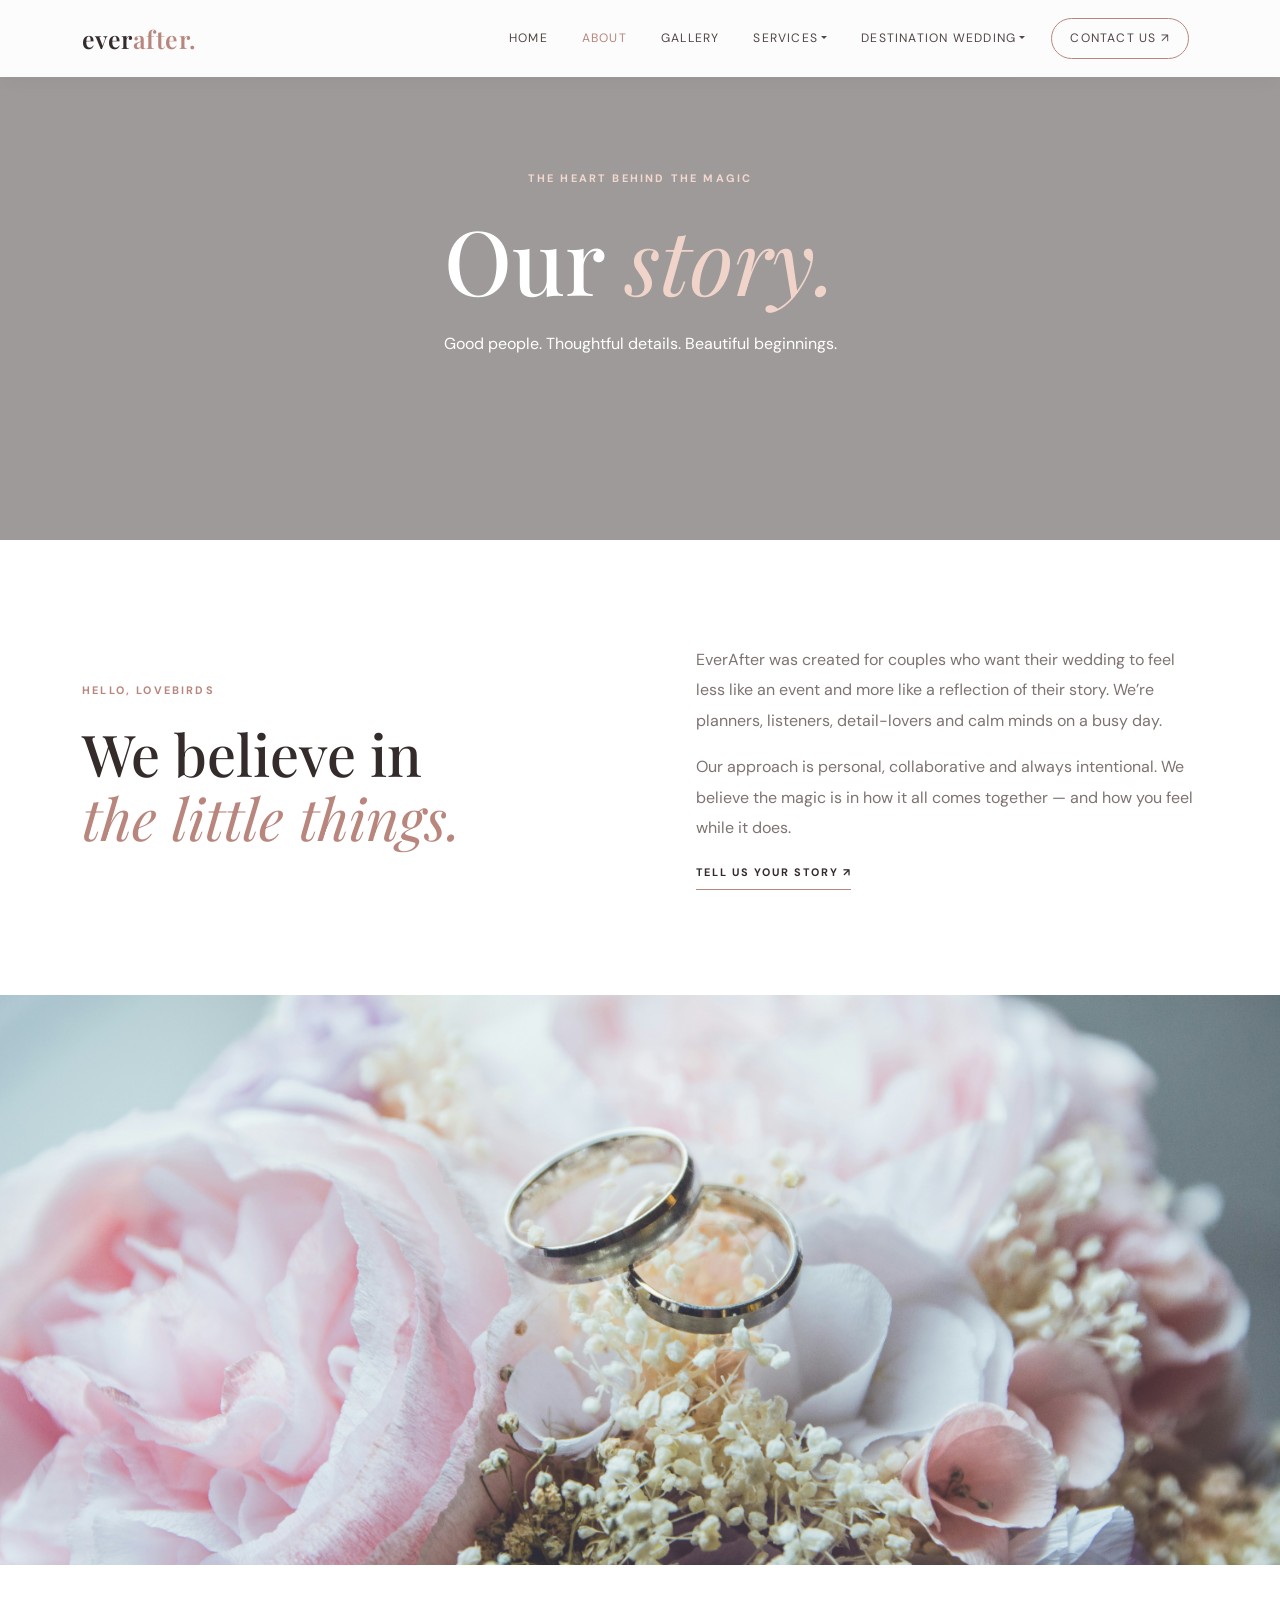
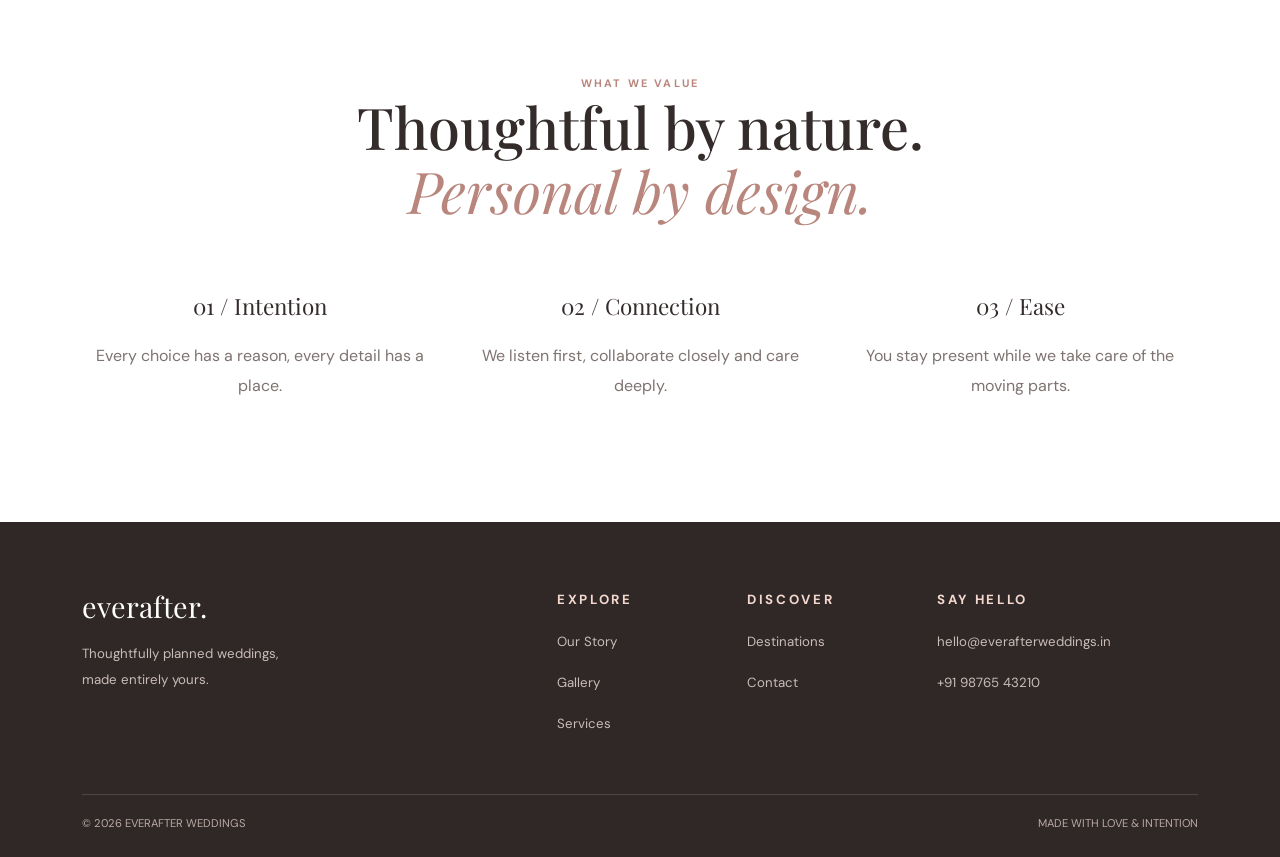
<file: about.html>
<!doctype html>
<html lang="en">
  <head>
    <meta charset="utf-8" />
    <meta name="viewport" content="width=device-width,initial-scale=1" />
    <title>Our Story | EverAfter</title>
    <link
      href="https://fonts.googleapis.com/css2?family=DM+Sans:wght@400;500;600;700&family=Playfair+Display:wght@400;500;600;700&display=swap"
      rel="stylesheet"
    />
    <link
      href="https://cdn.jsdelivr.net/npm/bootstrap@5.3.3/dist/css/bootstrap.min.css"
      rel="stylesheet"
    />
    <link rel="stylesheet" href="css/style.css" />
  </head>
  <body>
    <div id="header"></div>
    <main>
      <section
        class="page-hero"
        style="
          background-image: url(&quot;https://images.unsplash.com/photo-1523438885200-e635ba2c371e?auto=format&fit=crop&w=1800&q=85&quot;);
        "
      >
        <div>
          <span class="eyebrow light">THE HEART BEHIND THE MAGIC</span>
          <h1>Our <em>story.</em></h1>
          <p>Good people. Thoughtful details. Beautiful beginnings.</p>
        </div>
      </section>
      <section class="section-pad container story-layout">
        <div>
          <span class="eyebrow">HELLO, LOVEBIRDS</span>
          <h2>We believe in<br /><em>the little things.</em></h2>
        </div>
        <div>
          <p>
            EverAfter was created for couples who want their wedding to feel
            less like an event and more like a reflection of their story. We’re
            planners, listeners, detail-lovers and calm minds on a busy day.
          </p>
          <p>
            Our approach is personal, collaborative and always intentional. We
            believe the magic is in how it all comes together — and how you feel
            while it does.
          </p>
          <a class="text-link" href="contact.html">TELL US YOUR STORY ↗</a>
        </div>
      </section>
      <section class="about-photo">
        <img
          src="img/img2.jpg"
        />
      </section>
      <section class="section-pad container text-center">
        <span class="eyebrow">WHAT WE VALUE</span>
        <h2>Thoughtful by nature.<br /><em>Personal by design.</em></h2>
        <div class="row g-4 mt-4">
          <div class="col-md-4">
            <h3>01 / Intention</h3>
            <p>Every choice has a reason, every detail has a place.</p>
          </div>
          <div class="col-md-4">
            <h3>02 / Connection</h3>
            <p>We listen first, collaborate closely and care deeply.</p>
          </div>
          <div class="col-md-4">
            <h3>03 / Ease</h3>
            <p>You stay present while we take care of the moving parts.</p>
          </div>
        </div>
      </section>
    </main>
    <div id="footer"></div>
    <script src="https://cdn.jsdelivr.net/npm/bootstrap@5.3.3/dist/js/bootstrap.bundle.min.js"></script>
    <script src="js/main.js"></script>
  </body>
</html>
</file>
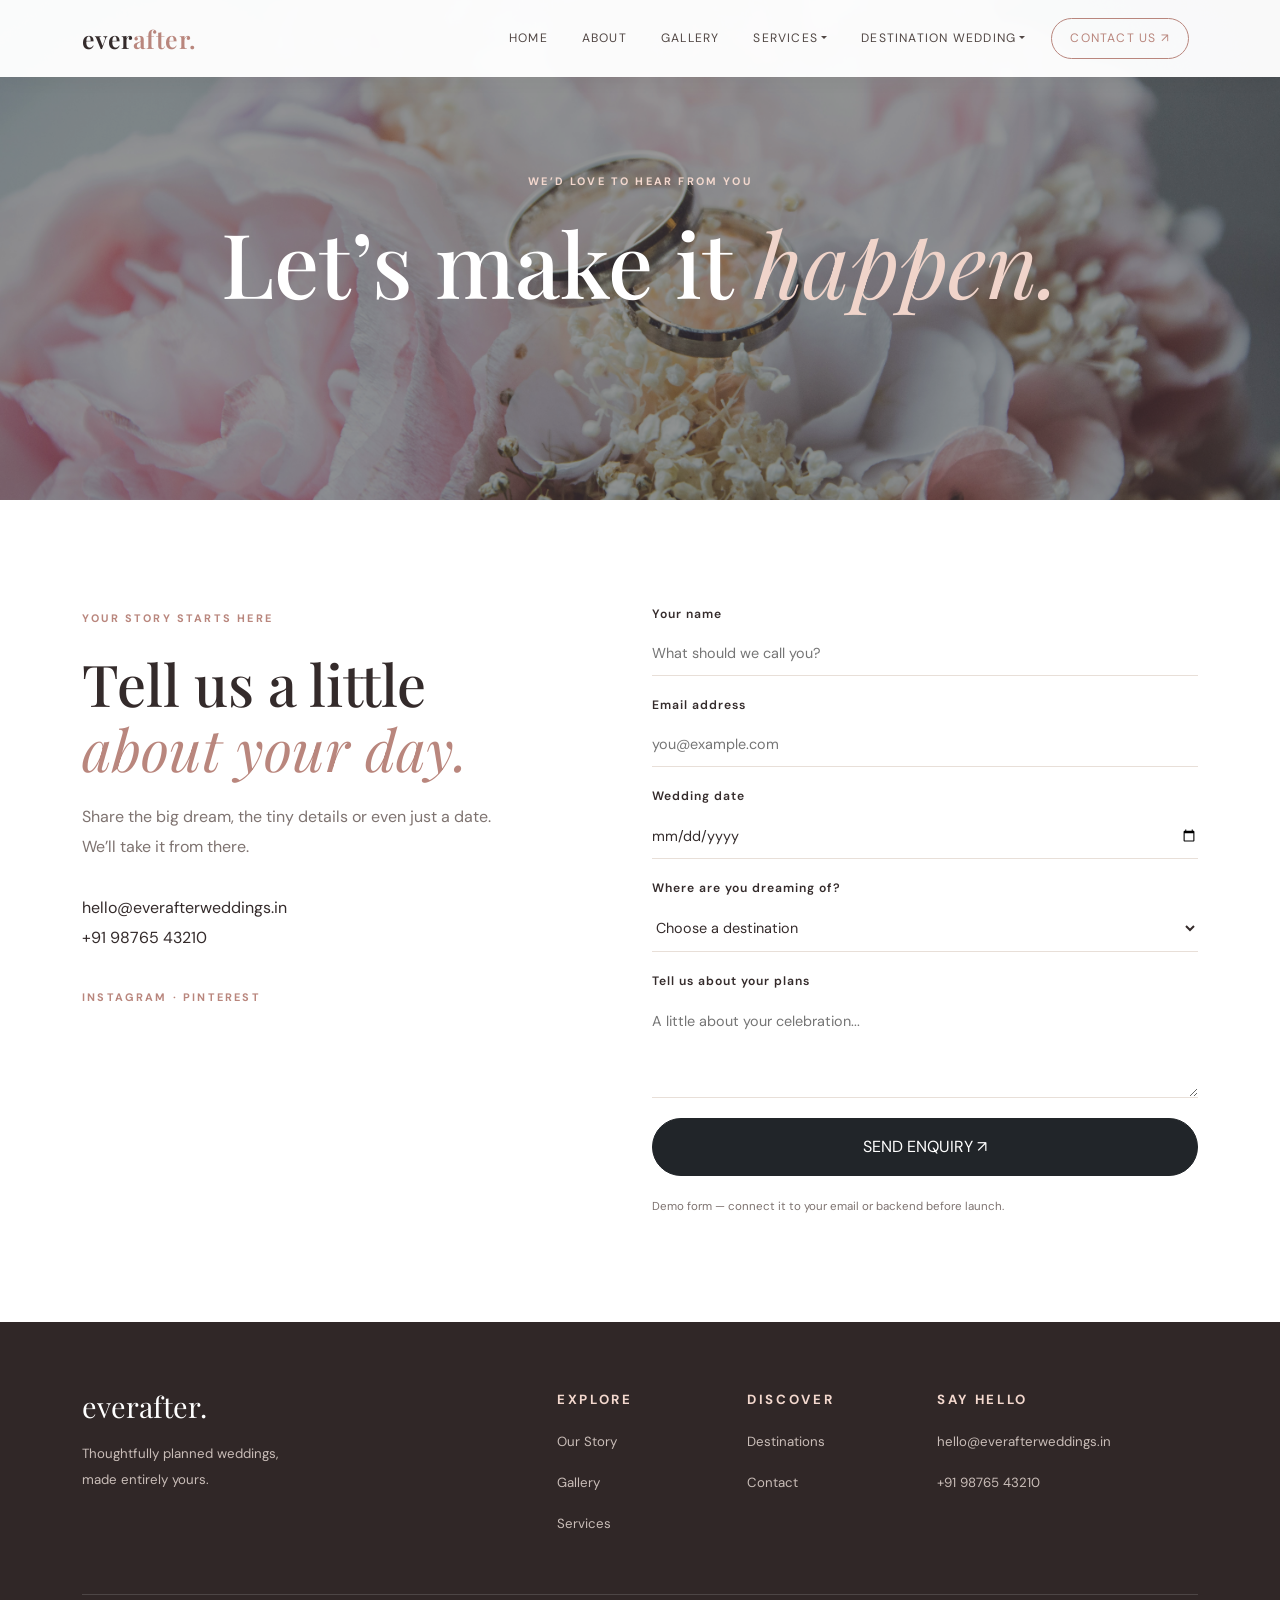
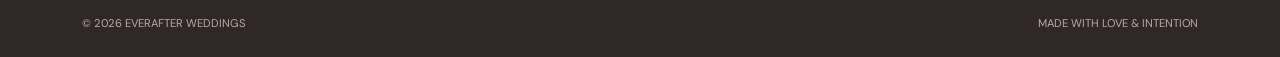
<file: contact.html>
<!doctype html>
<html lang="en">
  <head>
    <meta charset="utf-8" />
    <meta name="viewport" content="width=device-width,initial-scale=1" />
    <title>Contact | EverAfter</title>
    <link
      href="https://fonts.googleapis.com/css2?family=DM+Sans:wght@400;500;600;700&family=Playfair+Display:wght@400;500;600;700&display=swap"
      rel="stylesheet"
    />
    <link
      href="https://cdn.jsdelivr.net/npm/bootstrap@5.3.3/dist/css/bootstrap.min.css"
      rel="stylesheet"
    />
    <link rel="stylesheet" href="css/style.css" />
  </head>
  <body>
    <div id="header"></div>
    <main>
      <section
        class="page-hero short"
        style="
          background-image: url('img/img2.jpg');
          height: 500px;
          background-size: cover;
          background-position: center 35% !important;
          background-repeat: no-repeat;
        "
      >
        <div>
          <span class="eyebrow light">WE’D LOVE TO HEAR FROM YOU</span>
          <h1>Let’s make it <em>happen.</em></h1>
        </div>
      </section>
      <section class="section-pad container contact-layout">
        <div>
          <span class="eyebrow">YOUR STORY STARTS HERE</span>
          <h2>Tell us a little<br /><em>about your day.</em></h2>
          <p>
            Share the big dream, the tiny details or even just a date. We’ll
            take it from there.
          </p>
          <p class="contact-detail">
            hello@everafterweddings.in<br />+91 98765 43210
          </p>
          <span class="eyebrow">INSTAGRAM · PINTEREST</span>
        </div>
        <form id="enquiryForm" class="contact-form">
          <label
            >Your name<input
              required
              name="name"
              placeholder="What should we call you?" /></label
          ><label
            >Email address<input
              required
              type="email"
              name="email"
              placeholder="you@example.com" /></label
          ><label>Wedding date<input type="date" name="date" /></label
          ><label
            >Where are you dreaming of?<select name="destination">
              <option value="">Choose a destination</option>
              <option>Udaipur</option>
              <option>Jaipur</option>
              <option>Goa</option>
              <option>Kerala</option>
              <option>International</option>
              <option>Not decided yet</option>
            </select></label
          ><label
            >Tell us about your plans<textarea
              name="message"
              rows="4"
              placeholder="A little about your celebration..."
            ></textarea></label
          ><button class="btn btn-dark rounded-pill px-4 py-3" type="submit">
            SEND ENQUIRY ↗
          </button>
          <p id="formNote" class="form-note">
            Demo form — connect it to your email or backend before launch.
          </p>
        </form>
      </section>
    </main>
    <div id="footer"></div>
    <script src="https://cdn.jsdelivr.net/npm/bootstrap@5.3.3/dist/js/bootstrap.bundle.min.js"></script>
    <script src="js/main.js"></script>
  </body>
</html>
</file>
<file: css/style.css>
:root {
  --ink: #342b2b;
  --muted: #7e7370;
  --rose: #b9867d;
  --cream: #f8f5f1;
  --line: #e8dfd8;
}
* {
  box-sizing: border-box;
}
html {
  scroll-behavior: smooth;
  scroll-padding-top: 90px;
}
body {
  margin: 0;
  color: var(--ink);
  font-family: "DM Sans", sans-serif;
  background: #fff;
}
h1,
h2,
h3 {
  font-family: "Playfair Display", serif;
  font-weight: 500;
  line-height: 1.12;
}
h2 {
  font-size: clamp(2.3rem, 4.5vw, 4.1rem);
}
h2 em,
h1 em {
  color: var(--rose);
  font-weight: 400;
}
p {
  color: var(--muted);
  line-height: 1.9;
}
.navbar {
  background: rgba(255, 255, 255, 0.97);
  padding: 17px 0;
  box-shadow: 0 2px 20px #3020200b;
}
.navbar-brand {
  font:
    600 1.55rem "Playfair Display",
    serif;
  letter-spacing: 0.02em;
  color: var(--ink);
}
.navbar-brand span {
  color: var(--rose);
}
.nav-link {
  font-size: 0.76rem;
  letter-spacing: 0.1em;
  text-transform: uppercase;
  color: #514744 !important;
  margin: 0 9px;
  transition: 0.25s;
}
.nav-link:hover,
.nav-link.active {
  color: var(--rose) !important;
}
.dropdown-menu {
  border: 1px solid var(--line);
  border-radius: 0;
  padding: 10px;
  box-shadow: 0 15px 35px #30202012;
}
.dropdown-item {
  font-size: 0.82rem;
  padding: 10px 14px;
  color: var(--ink);
}
.dropdown-item:hover {
  background: var(--cream);
  color: var(--rose);
}
.nav-cta {
  border: 1px solid var(--rose);
  border-radius: 50px;
  padding: 10px 18px !important;
}
.hero {
  height: min(790px, 90vh);
  min-height: 620px;
  position: relative;
  overflow: hidden;
  color: white;
}
.hero-slides,
.hero-slide,
.hero-shade {
  position: absolute;
  inset: 0;
}
.hero-slide {
  background-size: cover;
  background-position: center;
  opacity: 0;
  transform: scale(1.04);
  transition:
    opacity 1.2s,
    transform 6s;
}
.hero-slide.active {
  opacity: 1;
  transform: scale(1);
}
.hero-shade {
  background: linear-gradient(90deg, #1e1716a8, #1e17163d 65%, #1e171620);
}
.hero-content {
  position: relative;
  z-index: 2;
  padding-top: clamp(145px, 20vh, 220px);
}
.hero h1 {
  font-size: clamp(3.4rem, 7vw, 6.5rem);
  color: white;
  margin: 22px 0;
}
.hero h1 em {
  color: #f2d9d0;
}
.hero-content p {
  color: #f5eeea;
  font-size: 1.05rem;
  margin-bottom: 30px;
}
.eyebrow {
  font-size: 0.68rem;
  letter-spacing: 0.2em;
  font-weight: 700;
  color: var(--rose);
}
.eyebrow.light {
  color: #f3d8ce;
}
.slide-count {
  position: absolute;
  right: 7%;
  bottom: 55px;
  z-index: 2;
  font-size: 0.8rem;
  letter-spacing: 0.15em;
}
.slide-count i {
  display: inline-block;
  width: 48px;
  border-top: 1px solid #fff;
  margin: 0 12px 4px;
}
.hero-bottom {
  position: absolute;
  left: 7%;
  bottom: 52px;
  font-size: 0.62rem;
  letter-spacing: 0.2em;
  z-index: 2;
}
.hero-bottom span {
  margin-left: 12px;
}
.section-pad {
  padding-top: 105px;
  padding-bottom: 105px;
}
.intro h2 {
  margin: 22px 0;
}
.narrow {
  max-width: 620px;
  margin: 20px auto 26px;
}
.text-link {
  display: inline-block;
  color: var(--ink);
  font-size: 0.68rem;
  letter-spacing: 0.15em;
  font-weight: 700;
  text-decoration: none;
  border-bottom: 1px solid var(--rose);
  padding-bottom: 8px;
  transition: 0.25s;
}
.text-link:hover {
  color: var(--rose);
  letter-spacing: 0.19em;
}
.split-feature {
  display: grid;
  grid-template-columns: 1fr 1fr;
  background: var(--cream);
  min-height: 570px;
}
.feature-image {
  background: url("https://images.unsplash.com/photo-1511285560929-80b456fea0bc?auto=format&fit=crop&w=1200&q=85")
    center/cover;
}
.feature-copy {
  padding: 90px clamp(35px, 8vw, 130px);
  align-self: center;
}
.feature-copy h2 {
  margin: 22px 0;
}
.feature-copy p {
  margin-bottom: 28px;
}
.section-heading {
  display: flex;
  justify-content: space-between;
  align-items: end;
  margin-bottom: 42px;
}
.section-heading h2 {
  margin: 18px 0 0;
}
.image-card {
  display: block;
  position: relative;
  overflow: hidden;
  height: 390px;
  color: white;
  text-decoration: none;
}
.image-card img {
  width: 100%;
  height: 100%;
  object-fit: cover;
  transition: transform 0.7s;
}
.image-card:after {
  content: "";
  position: absolute;
  inset: 45% 0 0;
  background: linear-gradient(transparent, #1d1717a8);
}
.image-card span {
  position: absolute;
  z-index: 1;
  bottom: 24px;
  left: 25px;
  font-size: 0.68rem;
  letter-spacing: 0.13em;
}
.image-card:hover img {
  transform: scale(1.07);
}
.quote-band {
  padding: 100px 20px;
  background: #a97970;
  color: white;
}
.quote-band h2 {
  margin-top: 24px;
  color: white;
  font-size: clamp(2rem, 4vw, 3.6rem);
}
.quote-band h2 em {
  color: #f5dcd2;
}
.destination-grid {
  display: grid;
  grid-template-columns: 1.4fr 1fr 1fr;
  gap: 18px;
}
.destination {
  height: 390px;
  position: relative;
  overflow: hidden;
  color: white;
}
.destination.large {
  height: 480px;
  grid-row: span 2;
}
.destination img {
  width: 100%;
  height: 100%;
  object-fit: cover;
  transition: 0.7s;
}
.destination:after {
  content: "";
  position: absolute;
  inset: 45% 0 0;
  background: linear-gradient(transparent, #1d1717a8);
}
.destination span {
  position: absolute;
  bottom: 26px;
  left: 25px;
  z-index: 1;
  font:
    1.4rem "Playfair Display",
    serif;
  letter-spacing: 0.08em;
}
.destination small {
  display: block;
  font: 0.7rem "DM Sans";
  letter-spacing: 0.12em;
  margin-top: 5px;
}
.destination:hover img {
  transform: scale(1.06);
}
.contact-parallax {
  min-height: 570px;
  position: relative;
  display: flex;
  align-items: center;
  background-image: url("https://images.unsplash.com/photo-1519741497674-611481863552?auto=format&fit=crop&w=1800&q=85");
  background-size: cover;
  background-position: center;
  background-attachment: fixed;
  transition: background-position 0.2s;
}
.contact-overlay {
  position: absolute;
  inset: 0;
  background: #241b1bd1;
}
.contact-content {
  position: relative;
  padding-top: 90px;
  padding-bottom: 90px;
}
.contact-content h2 {
  font-size: clamp(3rem, 6vw, 5.5rem);
  color: #fff;
  margin: 22px 0 32px;
}
.contact-content h2 em {
  color: #f0cfc5;
}
.footer {
  background: #302727;
  color: #fff;
  padding: 65px 0 25px;
}
.footer .brand {
  font: 1.8rem "Playfair Display";
  color: white;
}
.footer p,
.footer a {
  color: #c9bdb8;
  font-size: 0.83rem;
  text-decoration: none;
}
.footer a:hover {
  color: white;
}
.footer-bottom {
  border-top: 1px solid #ffffff24;
  margin-top: 42px;
  padding-top: 20px;
  font-size: 0.7rem;
  color: #b9aaa5;
}
.page-hero {
  min-height: 540px;
  background-size: cover;
  background-position: center;
  display: flex;
  align-items: center;
  justify-content: center;
  text-align: center;
  position: relative;
  color: #fff;
}
.page-hero:before {
  content: "";
  position: absolute;
  inset: 0;
  background: #241a1a70;
}
.page-hero > div {
  position: relative;
  padding: 50px 20px;
}
.page-hero h1 {
  font-size: clamp(3.5rem, 7vw, 6rem);
  margin: 20px 0;
  color: white;
}
.page-hero h1 em {
  color: #f0d4ca;
}
.page-hero p {
  color: #fff;
}
.page-hero.short {
  min-height: 430px;
}
.story-layout {
  display: grid;
  grid-template-columns: 1fr 1fr;
  gap: 10%;
  align-items: center;
}
.story-layout h2 {
  margin-top: 20px;
}
.about-photo img {
  width: 100%;
  height: 570px;
  object-fit: cover;
}
.section-pad h3 {
  font: 1.4rem "Playfair Display";
  margin: 20px 0;
}
.gallery-grid {
  display: grid;
  grid-template-columns: repeat(4, 1fr);
  grid-auto-rows: 230px;
  gap: 14px;
}
.gallery-grid img {
  width: 100%;
  height: 100%;
  object-fit: cover;
  transition: 0.45s;
}
.gallery-grid img:nth-child(2),
.gallery-grid img:nth-child(5) {
  grid-row: span 2;
}
.gallery-grid img:hover {
  transform: scale(0.98);
  filter: saturate(0.8);
}
.service-list article {
  display: grid;
  grid-template-columns: 60px 1fr 260px;
  gap: 25px;
  align-items: center;
  padding: 35px 0;
  border-top: 1px solid var(--line);
  scroll-margin-top: 110px;
}
.service-list article:last-child {
  border-bottom: 1px solid var(--line);
}
.service-list article > span {
  font: 1.2rem "Playfair Display";
  color: var(--rose);
}
.service-list h2 {
  font-size: 2rem;
  margin-bottom: 12px;
}
.service-list p {
  margin: 0;
  max-width: 560px;
}
.service-list img {
  width: 100%;
  height: 160px;
  object-fit: cover;
}
.destination-details article {
  display: grid;
  grid-template-columns: 1fr 1fr;
  gap: 8%;
  align-items: center;
  margin: 0 0 80px;
  scroll-margin-top: 110px;
}
.destination-details article:nth-child(even) img {
  order: 2;
}
.destination-details img {
  width: 100%;
  height: 370px;
  object-fit: cover;
}
.destination-details h2 {
  margin: 15px 0;
}
.contact-layout {
  display: grid;
  grid-template-columns: 0.8fr 1fr;
  gap: 12%;
}
.contact-layout h2 {
  margin: 22px 0;
}
.contact-detail {
  color: var(--ink);
  margin: 30px 0;
}
.contact-form {
  display: grid;
  gap: 20px;
}
.contact-form label {
  font-size: 0.76rem;
  letter-spacing: 0.08em;
  font-weight: 600;
}
.contact-form input,
.contact-form select,
.contact-form textarea {
  display: block;
  width: 100%;
  border: 0;
  border-bottom: 1px solid var(--line);
  padding: 13px 0;
  margin-top: 8px;
  outline: 0;
  font: 0.9rem "DM Sans";
  background: transparent;
  color: var(--ink);
}
.contact-form input:focus,
.contact-form textarea:focus,
.contact-form select:focus {
  border-color: var(--rose);
}
.form-note {
  font-size: 0.72rem;
  margin: 0;
}
.reveal {
  opacity: 0;
  transform: translateY(24px);
  transition:
    opacity 0.8s,
    transform 0.8s;
}
.reveal.visible {
  opacity: 1;
  transform: none;
}
@media (max-width: 991px) {
  .navbar-collapse {
    padding: 18px 0;
  }
  .nav-link {
    padding: 10px 0;
  }
  .split-feature {
    grid-template-columns: 1fr;
  }
  .feature-image {
    min-height: 380px;
  }
  .feature-copy {
    padding: 65px 8%;
  }
  .destination-grid {
    grid-template-columns: 1fr 1fr;
  }
  .destination.large {
    grid-row: auto;
    height: 390px;
  }
  .destination {
    height: 330px;
  }
  .gallery-grid {
    grid-template-columns: repeat(2, 1fr);
  }
  .contact-layout {
    gap: 6%;
  }
}
@media (max-width: 600px) {
  .hero {
    min-height: 650px;
    height: 88vh;
  }
  .hero-content {
    padding-top: 170px;
  }
  .hero h1 {
    font-size: 3.5rem;
  }
  .section-pad {
    padding-top: 72px;
    padding-bottom: 72px;
  }
  .section-heading {
    display: block;
  }
  .section-heading > .text-link {
    margin-top: 20px;
  }
  .image-card {
    height: 330px;
  }
  .destination-grid {
    grid-template-columns: 1fr;
  }
  .destination,
  .destination.large {
    height: 350px;
  }
  .story-layout,
  .contact-layout {
    grid-template-columns: 1fr;
    gap: 35px;
  }
  .page-hero {
    min-height: 430px;
  }
  .page-hero.short {
    min-height: 360px;
  }
  .service-list article {
    grid-template-columns: 35px 1fr;
    gap: 12px;
  }
  .service-list article img {
    grid-column: 2;
    height: 180px;
  }
  .destination-details article {
    grid-template-columns: 1fr;
    gap: 20px;
    margin-bottom: 55px;
  }
  .destination-details article:nth-child(even) img {
    order: 0;
  }
  .destination-details img {
    height: 280px;
  }
  .gallery-grid {
    grid-auto-rows: 170px;
    gap: 8px;
  }
  .about-photo img {
    height: 340px;
  }
  .contact-parallax {
    background-attachment: scroll;
    min-height: 480px;
  }
  .footer {
    text-align: center;
  }
}
</file>
